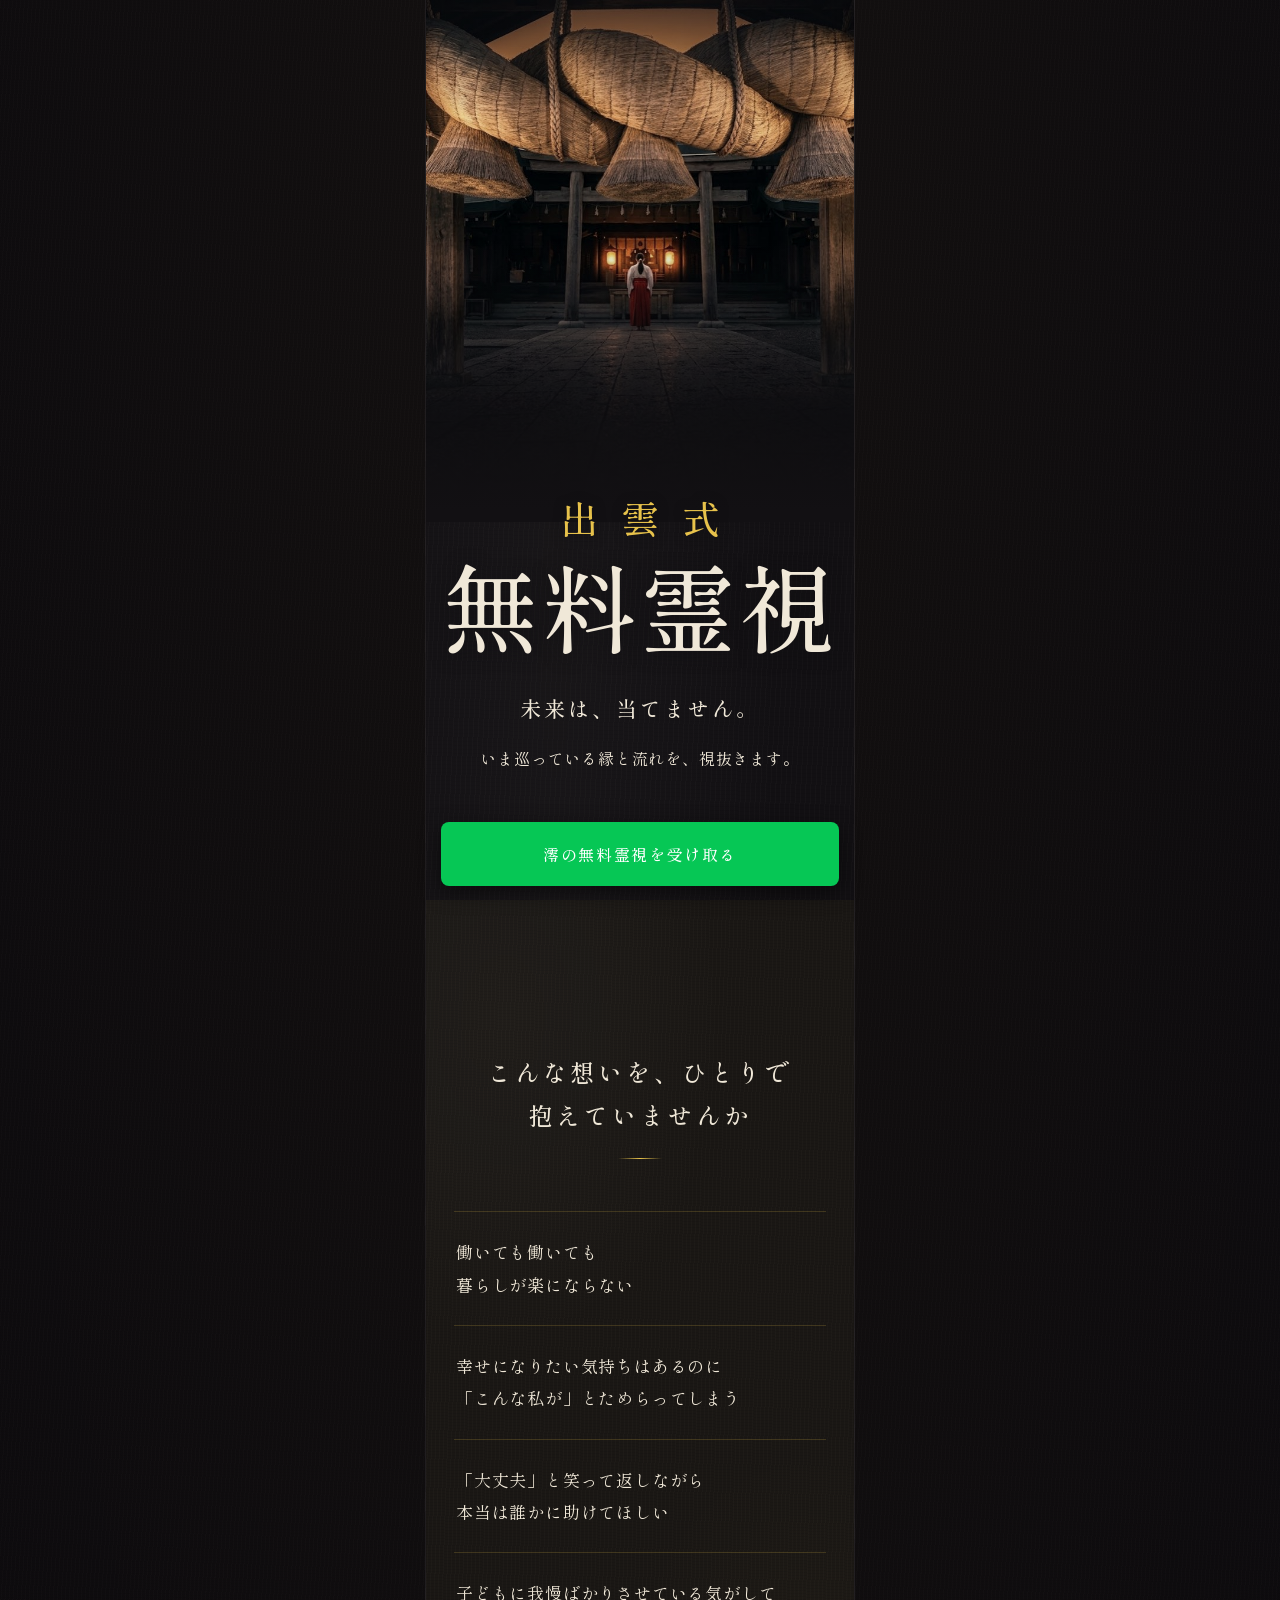
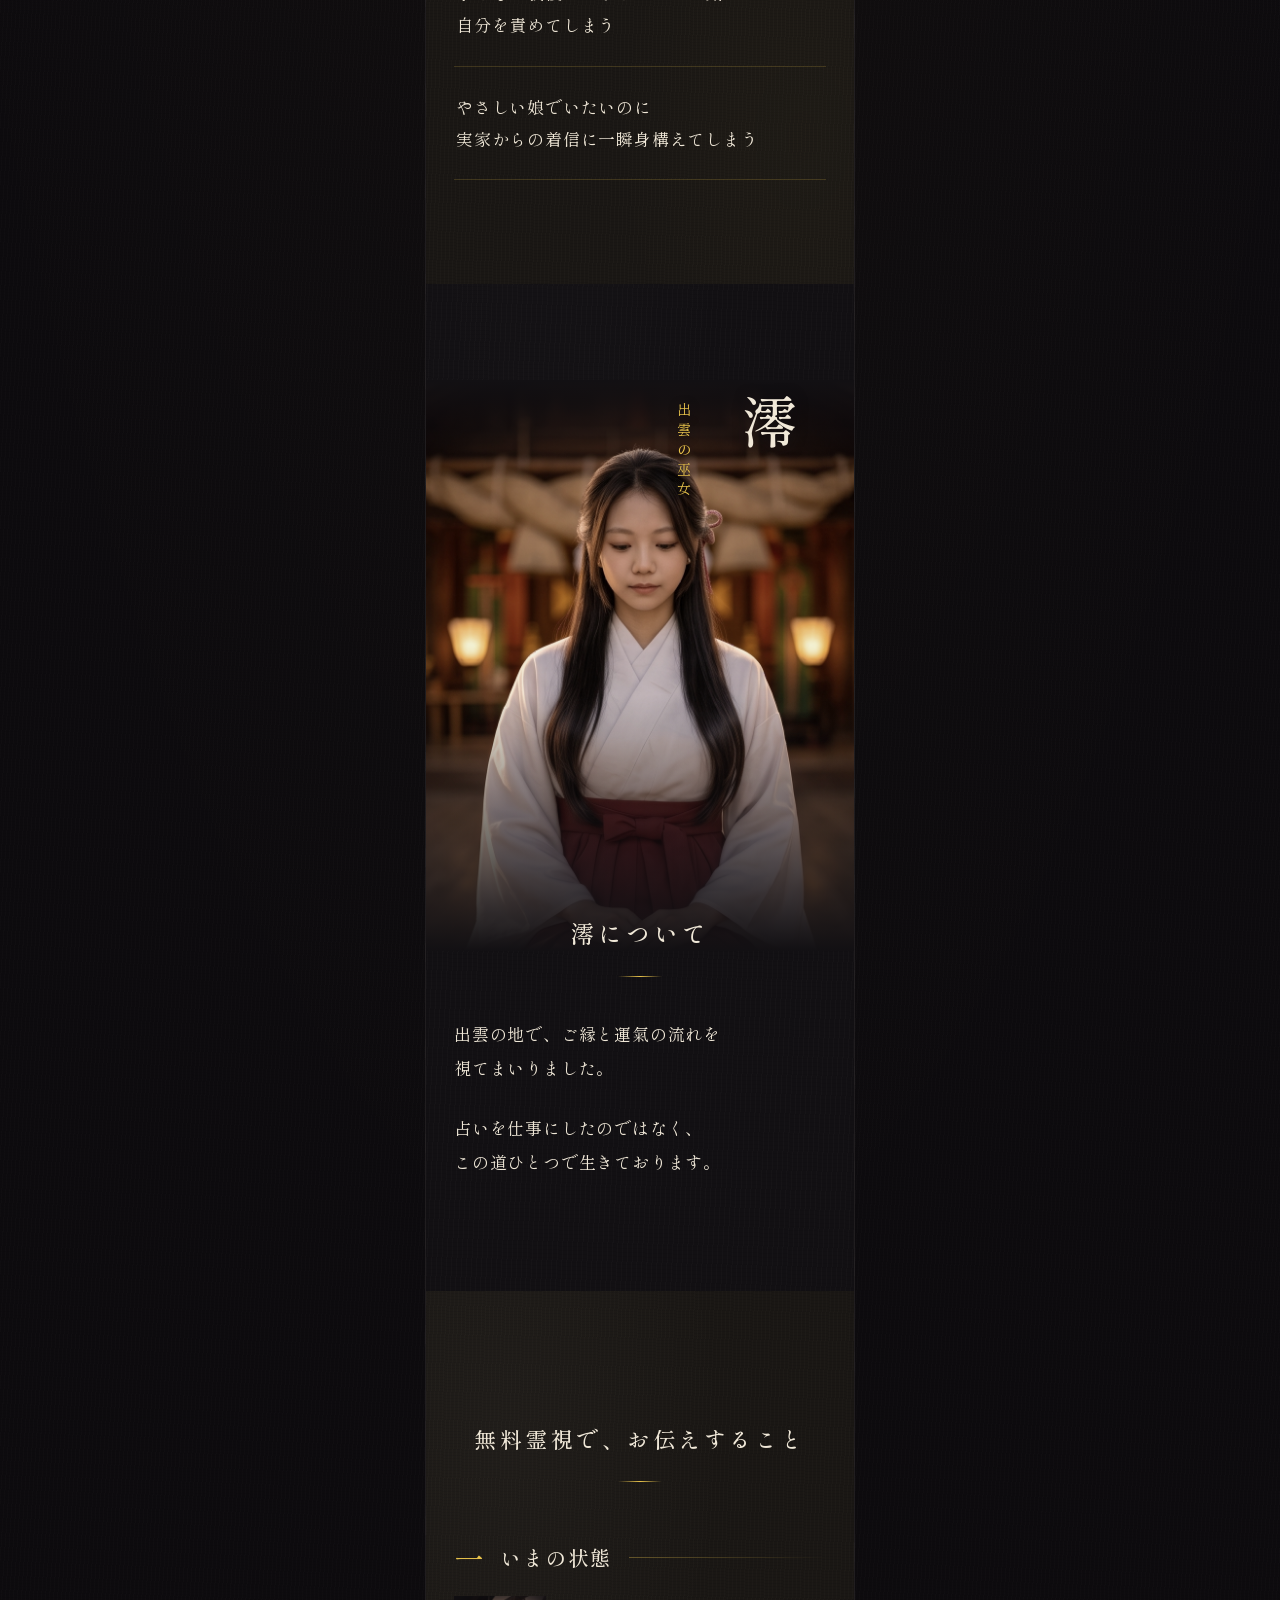
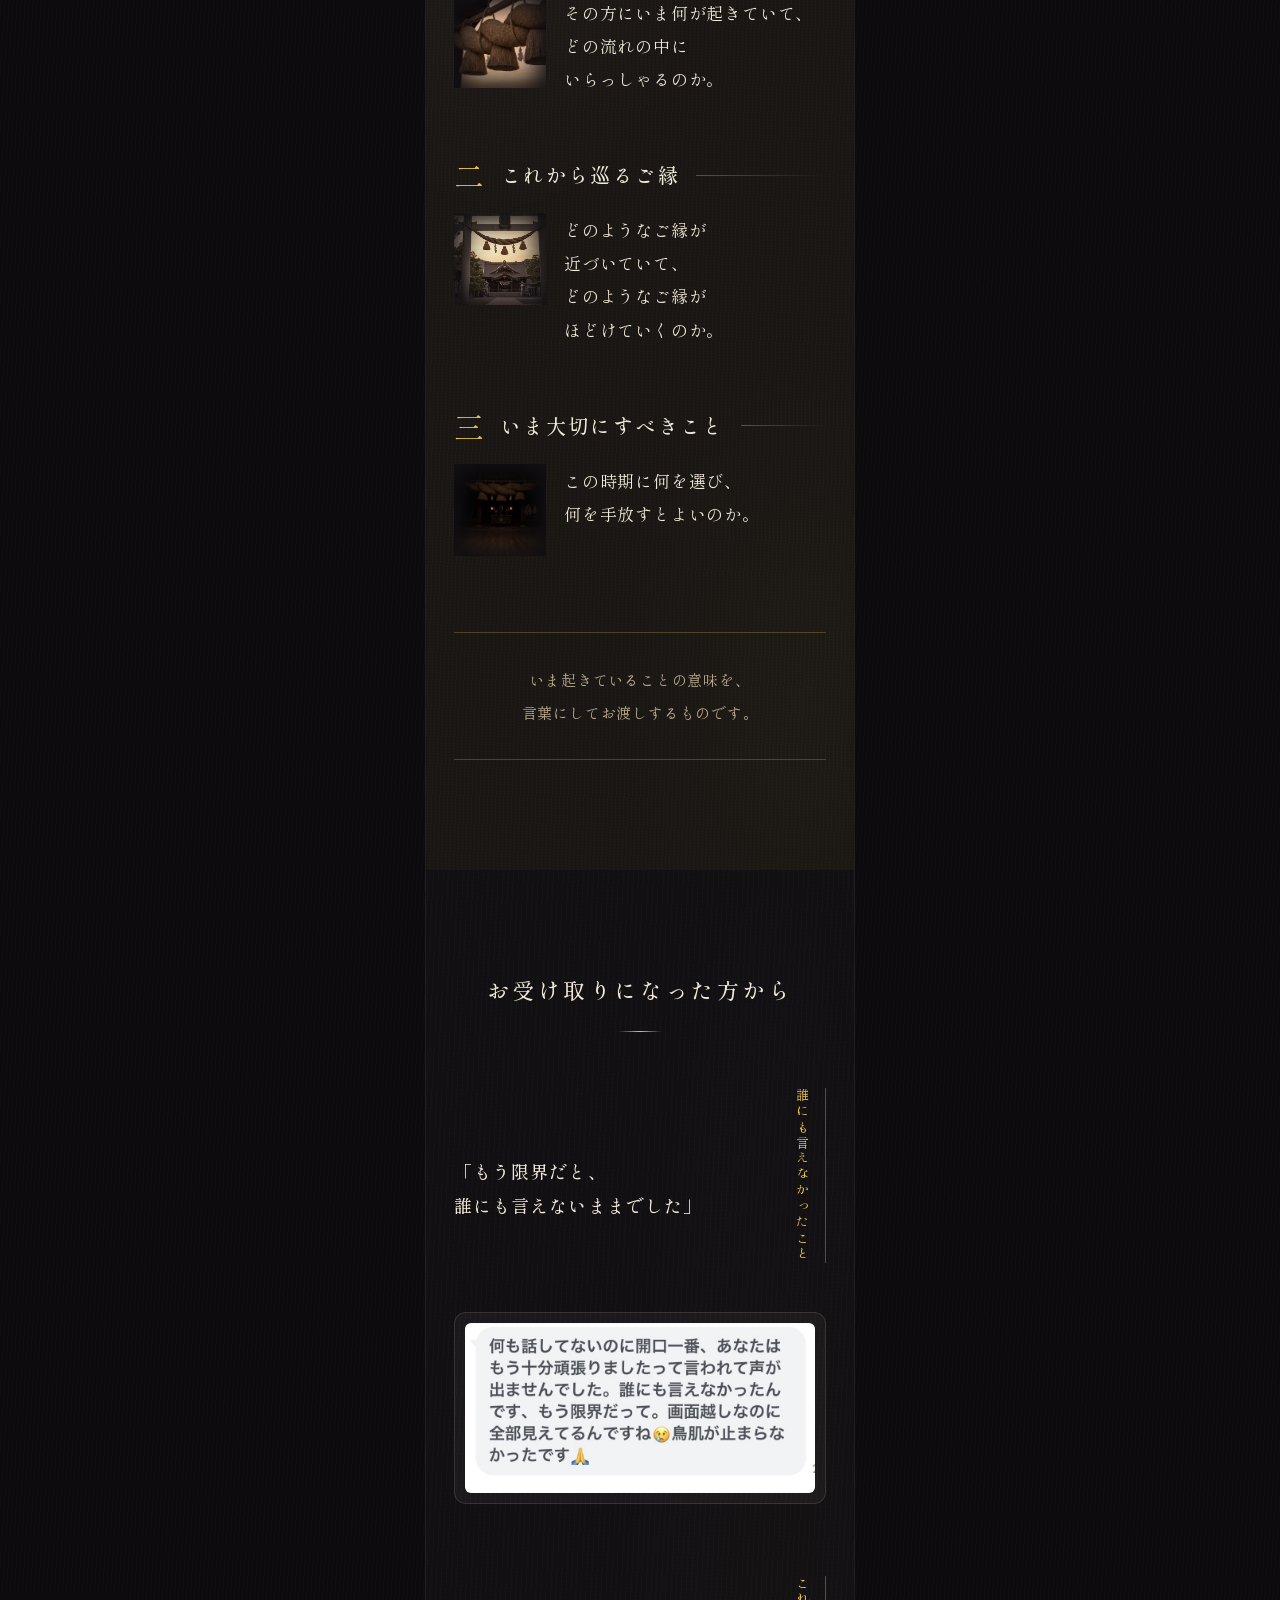
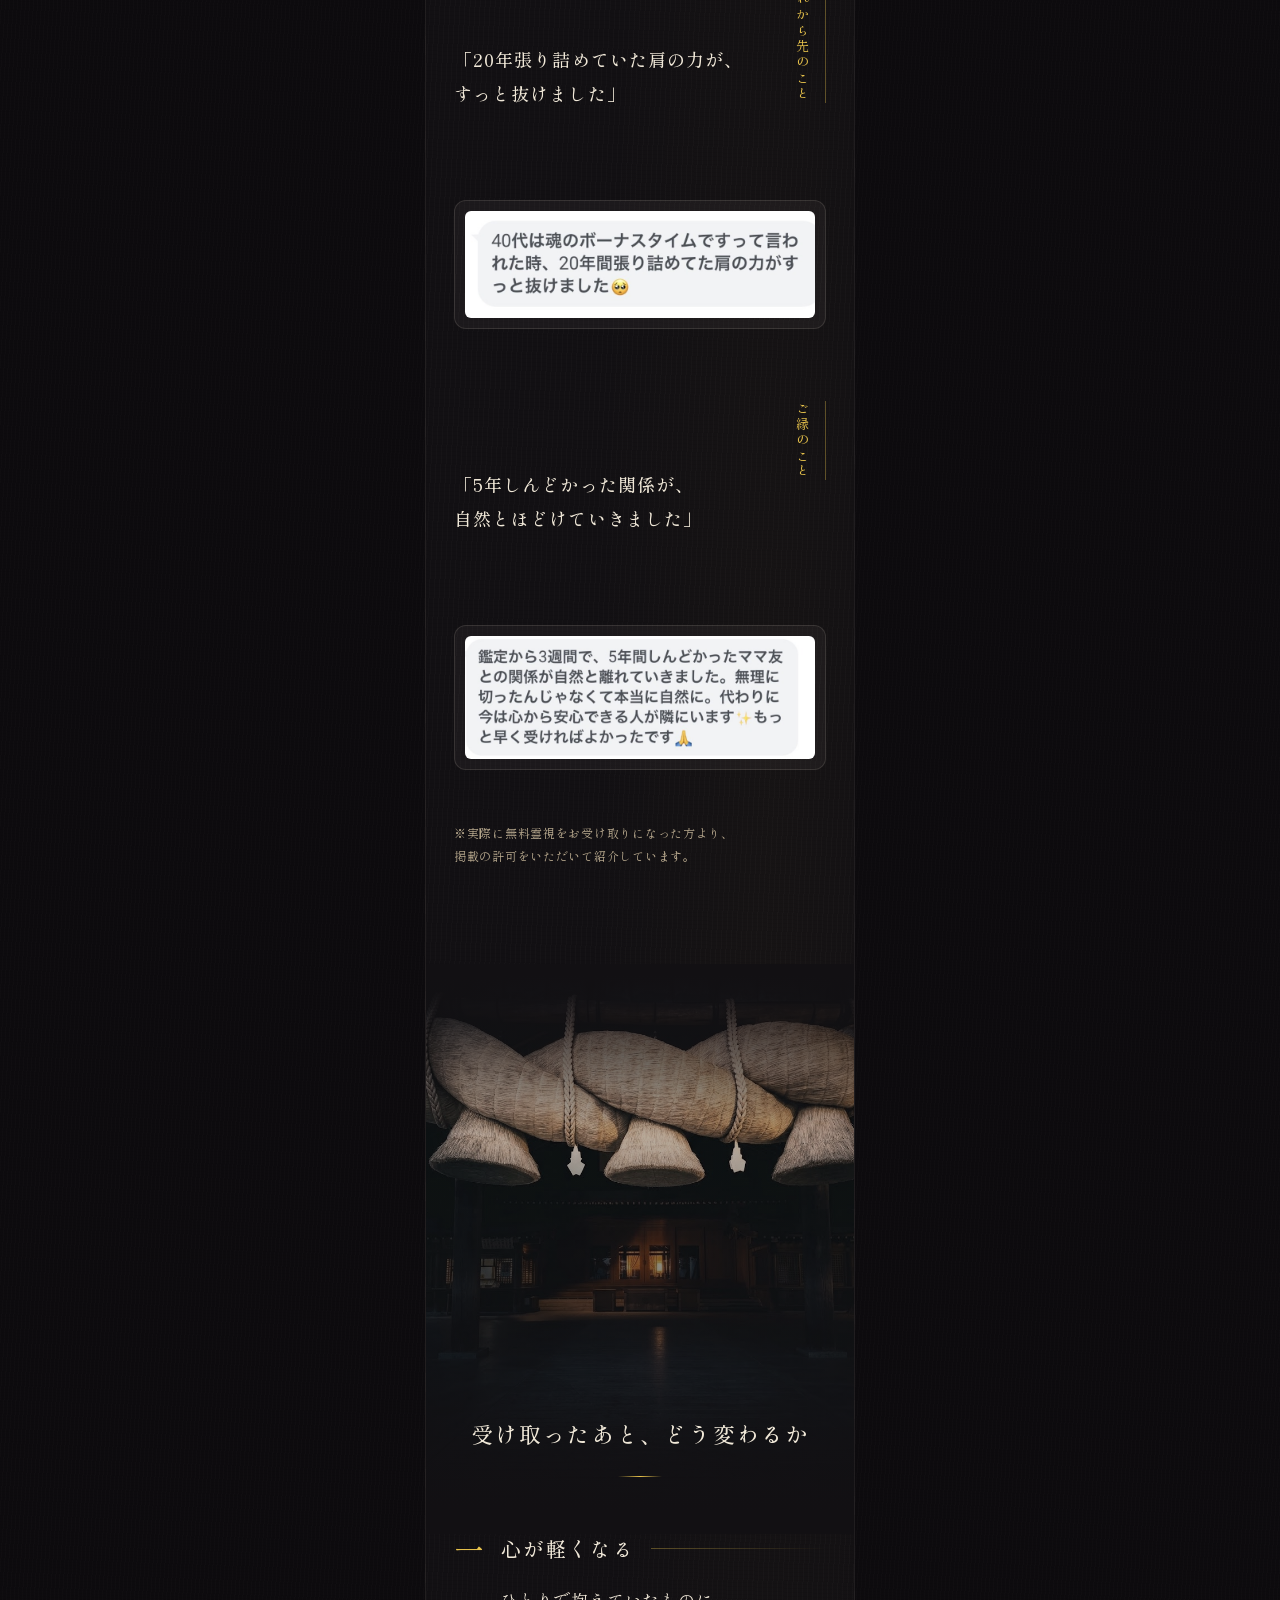
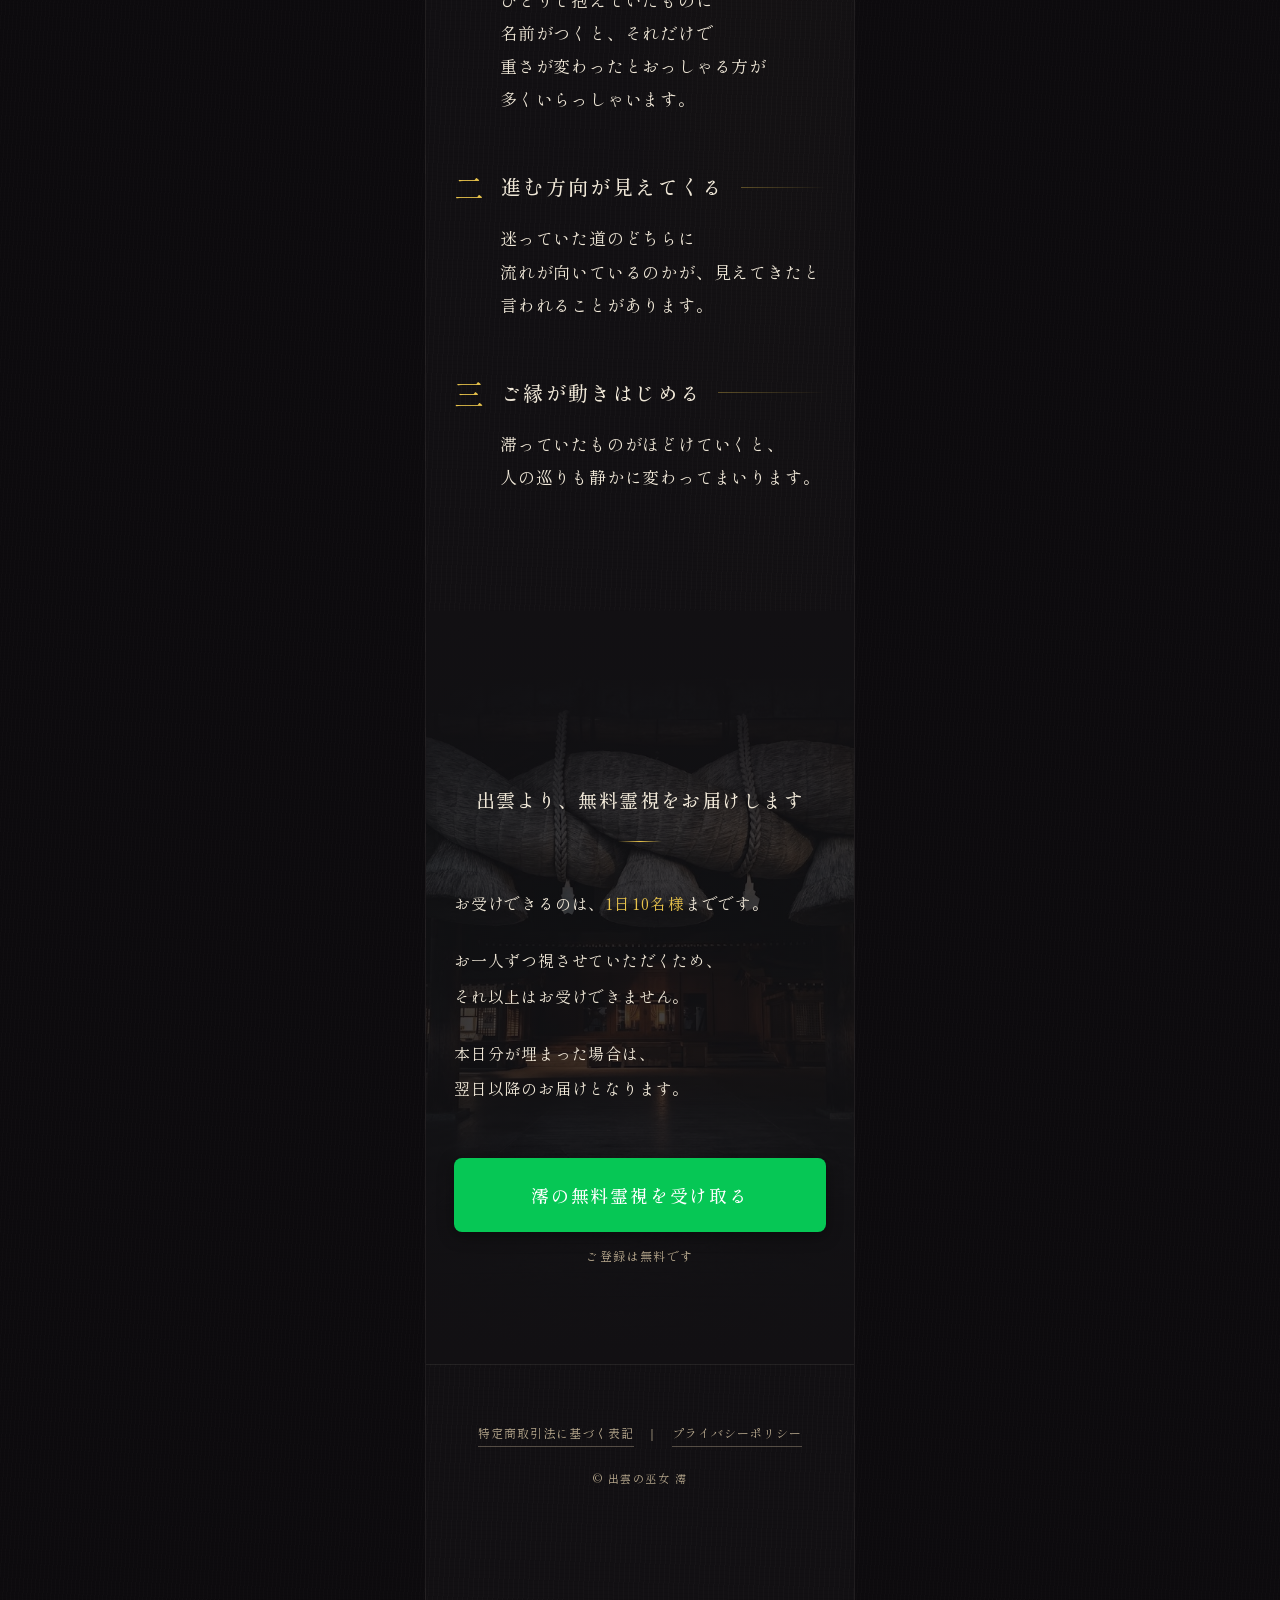
<file: index.html>
<!DOCTYPE html>
<html lang="ja">
<head>
<meta charset="UTF-8">
<meta name="viewport" content="width=device-width, initial-scale=1.0">
<title>出雲式 無料霊視｜出雲の巫女 澪</title>
<link rel="preconnect" href="https://fonts.googleapis.com">
<link rel="preconnect" href="https://fonts.gstatic.com" crossorigin>
<link href="https://fonts.googleapis.com/css2?family=Shippori+Mincho+B1:wght@400;500&display=swap" rel="stylesheet">
<style>
:root{
  --mio-sumi:#121013;
  --mio-sumi2:#1a1714;
  --mio-kinari:#f0e8d8;
  --mio-sub:#b8a98e;
  --mio-gold:#E7C24B;
  --mio-green:#06C755;
  --mio-ph:#1c1a17;
}
*{margin:0;padding:0;box-sizing:border-box}
html{-webkit-text-size-adjust:100%}
body{
  font-family:"Shippori Mincho B1","Hiragino Mincho ProN",serif;
  font-weight:400;
  color:var(--mio-kinari);
  background-color:#0d0b0e;
  background-image:
    radial-gradient(ellipse 120% 70% at 50% 0%, rgba(231,194,75,.03), transparent 55%),
    repeating-linear-gradient(94deg, rgba(240,232,216,.012) 0 1px, transparent 1px 4px),
    repeating-linear-gradient(4deg, rgba(0,0,0,.05) 0 1px, transparent 1px 3px);
  line-height:2.0;
  letter-spacing:.05em;
}
img{display:block;max-width:100%}
a{color:inherit;text-decoration:none}

/* ============ 柱（430pxカラム） ============ */
.mio-page{
  max-width:430px;
  margin:0 auto;
  background-color:var(--mio-sumi);
  background-image:
    radial-gradient(ellipse 90% 40% at 30% 8%, rgba(240,232,216,.028), transparent 60%),
    radial-gradient(ellipse 70% 35% at 80% 70%, rgba(231,194,75,.018), transparent 60%),
    repeating-linear-gradient(93deg, rgba(240,232,216,.014) 0 1px, transparent 1px 5px),
    repeating-linear-gradient(2deg, rgba(0,0,0,.06) 0 1px, transparent 1px 4px);
  border-left:1px solid rgba(240,232,216,.06);
  border-right:1px solid rgba(240,232,216,.06);
  overflow:hidden;
  position:relative;
}
.mio-inner{padding-left:28px;padding-right:28px}
.mio-body{font-size:17px;text-align:left}
.mio-note{font-size:12px;color:var(--mio-sub);letter-spacing:.06em;line-height:1.9}

/* ============ 質感（和紙タイル：texture.png＋CSS地紋の二層） ============ */
.mio-washi{
  background-color:var(--mio-sumi2);
  background-image:
    radial-gradient(ellipse 85% 55% at 18% 12%, rgba(240,232,216,.03), transparent 62%),
    radial-gradient(ellipse 75% 50% at 88% 85%, rgba(231,194,75,.022), transparent 60%),
    repeating-linear-gradient(92deg, rgba(240,232,216,.016) 0 1px, transparent 1px 4px),
    repeating-linear-gradient(3deg, rgba(0,0,0,.07) 0 1px, transparent 1px 3px);
}

/* ============ 見出し・数字 ============ */
.mio-h2{
  font-size:24px;
  font-weight:500;
  letter-spacing:.16em;
  line-height:1.8;
  text-align:center;
}
.mio-h2::after{
  content:"";
  display:block;
  width:44px;
  height:1px;
  margin:22px auto 0;
  background:linear-gradient(to right, transparent, var(--mio-gold), transparent);
}
.mio-num{color:var(--mio-gold)}
.mio-nb{display:inline-block}
.mio-h2--fit{white-space:nowrap;margin-left:-20px;margin-right:-20px;font-size:22px}
.mio-h2--fit14{letter-spacing:.1em}

/* ============ CTAボタン ============ */
.mio-cta{
  display:block;
  width:100%;
  background:var(--mio-green);
  color:#fff;
  font-family:inherit;
  font-weight:500;
  font-size:18px;
  letter-spacing:.1em;
  text-align:center;
  padding:19px 10px;
  border-radius:8px;
  box-shadow:0 4px 16px rgba(0,0,0,.4);
}
.mio-cta-note{
  font-size:12px;
  color:var(--mio-sub);
  text-align:center;
  letter-spacing:.12em;
  margin-top:12px;
}

/* ============ 写真（裁ち落とし・墨に溶かす） ============ */
.mio-photo{position:relative;background:var(--mio-ph);overflow:hidden}
.mio-photo img{width:100%;height:100%;object-fit:cover}
.mio-fv-photo img,
.mio-s3-photo img,
.mio-photo img,
.mio-s6-photo img,
.mio-s8-bg img{
  filter:sepia(.14) saturate(.78) brightness(.94) contrast(1.03);
}
img.mio-img-err{visibility:hidden}

/* ============ ① FV ============ */
.mio-fv{position:relative;min-height:100svh;display:flex;flex-direction:column}
.mio-fv-photo{
  position:relative;
  width:100%;
  height:58svh;
  background:var(--mio-ph);
}
.mio-fv-photo img{width:100%;height:100%;object-fit:cover;object-position:center top}
.mio-fv-photo::after{
  content:"";
  position:absolute;
  inset:0;
  background:
    linear-gradient(to bottom, rgba(18,16,19,.35) 0%, transparent 22%, transparent 46%, rgba(18,16,19,.55) 72%, var(--mio-sumi) 98%),
    radial-gradient(ellipse 120% 60% at 50% 110%, rgba(231,194,75,.06), transparent 60%);
}
.mio-fv-body{
  position:relative;
  margin-top:-18svh;
  padding:0 28px 44px;
  flex:1;
  display:flex;
  flex-direction:column;
  justify-content:flex-end;
}
.mio-fv-title{
  font-weight:500;
  text-align:center;
  line-height:1;
  margin:0 -28px;
}
.mio-fv-t1{
  display:block;
  font-size:clamp(26px, 8.8vw, 38px);
  letter-spacing:.6em;
  text-indent:.6em;
  color:var(--mio-gold);
  margin-bottom:20px;
  text-shadow:0 1px 12px rgba(18,16,19,.8);
}
.mio-fv-t2{
  display:block;
  font-size:clamp(74px, 22.6vw, 96px);
  letter-spacing:.03em;
  white-space:nowrap;
  color:var(--mio-kinari);
  text-shadow:0 2px 18px rgba(18,16,19,.85);
}
.mio-fv-lead{
  font-size:16px;
  line-height:2.2;
  letter-spacing:.05em;
  text-align:center;
  margin-top:32px;
}
.mio-fv-lead .mio-lead-main{
  display:block;
  font-size:21px;
  font-weight:500;
  letter-spacing:.14em;
  margin-bottom:10px;
}
.mio-fv-limit{
  font-size:17px;
  letter-spacing:.14em;
  text-align:center;
  color:var(--mio-kinari);
  margin-top:34px;
}
.mio-fv-limit .mio-num{font-size:23px}
.mio-fv .mio-cta{margin-top:20px}

/* ============ ② こんな想いを ============ */
.mio-s2{padding-top:150px;padding-bottom:104px}
.mio-s2 .mio-list{margin-top:52px}
.mio-s2 .mio-list p{
  font-size:17px;
  line-height:1.9;
  padding:24px 2px;
  border-bottom:1px solid rgba(231,194,75,.18);
}
.mio-s2 .mio-list p:first-child{border-top:1px solid rgba(231,194,75,.18)}
.mio-s2 .mio-close{margin-top:46px;font-size:15px;color:var(--mio-sub);line-height:2.1}

/* ============ ③ 澪について ============ */
.mio-s3{padding-top:96px;padding-bottom:112px;position:relative}
.mio-s3-photo{
  position:relative;
  width:100%;
  aspect-ratio:3/4;
  background:var(--mio-ph);
}
.mio-s3-photo img{width:100%;height:100%;object-fit:cover}
.mio-s3-photo::after{
  content:"";
  position:absolute;
  inset:0;
  background:linear-gradient(to bottom, var(--mio-sumi) 0%, transparent 18%, transparent 55%, var(--mio-sumi) 100%);
}
.mio-s3-name{
  position:absolute;
  right:30px;
  top:110px;
  display:flex;
  flex-direction:row-reverse;
  gap:14px;
  align-items:flex-start;
  z-index:2;
}
.mio-s3-mei{
  writing-mode:vertical-rl;
  font-size:56px;
  font-weight:500;
  letter-spacing:.2em;
  text-shadow:0 1px 14px rgba(18,16,19,.9);
}
.mio-s3-katagaki{
  writing-mode:vertical-rl;
  font-size:14px;
  letter-spacing:.42em;
  color:var(--mio-gold);
  padding-top:8px;
  text-shadow:0 1px 10px rgba(18,16,19,.9);
}
.mio-s3-text{margin-top:-40px;position:relative;z-index:2}
.mio-s3-text .mio-h2{margin-bottom:40px}
.mio-s3-text p+p{margin-top:26px}

/* ============ ④ お伝えすること ============ */
.mio-s4{padding-top:128px;padding-bottom:110px}
.mio-s4 .mio-item{margin-top:64px}
.mio-s4 .mio-item:first-of-type{margin-top:60px}
.mio-item-head{
  display:flex;
  align-items:center;
  gap:16px;
}
.mio-item-num{
  font-size:30px;
  color:var(--mio-gold);
  line-height:1;
  flex:none;
}
.mio-item-title{
  font-size:20px;
  font-weight:500;
  letter-spacing:.12em;
  line-height:1.6;
}
.mio-item-head::after{
  content:"";
  flex:1;
  height:1px;
  background:linear-gradient(to right, rgba(231,194,75,.35), transparent);
}
.mio-s4 .mio-item-row{
  display:flex;
  gap:18px;
  margin-top:22px;
  align-items:flex-start;
}
.mio-s4 .mio-item-row .mio-photo{
  flex:none;
  width:92px;
  aspect-ratio:1/1;
}
.mio-s4 .mio-item-row .mio-photo::after{
  content:"";
  position:absolute;
  inset:0;
  box-shadow:inset 0 0 24px 10px var(--mio-sumi);
}
.mio-s4 .mio-item-row .mio-body{flex:1;line-height:1.95}
.mio-s4-close{
  margin-top:76px;
  padding:30px 24px;
  border-top:1px solid rgba(231,194,75,.25);
  border-bottom:1px solid rgba(231,194,75,.25);
  font-size:15px;
  line-height:2.2;
  color:var(--mio-sub);
  text-align:center;
}

/* ============ ⑤ お受け取りになった方から ============ */
.mio-s5{padding-top:100px;padding-bottom:96px}
.mio-voice{margin-top:56px;position:relative}
.mio-voice+.mio-voice{margin-top:72px}
.mio-voice-label{
  writing-mode:vertical-rl;
  position:absolute;
  right:0;
  top:0;
  z-index:2;
  font-size:13px;
  letter-spacing:.22em;
  color:var(--mio-gold);
  border-right:1px solid rgba(231,194,75,.35);
  padding-right:10px;
  height:auto;
}
.mio-voice-quote{
  font-size:18px;
  font-weight:500;
  line-height:1.9;
  letter-spacing:.06em;
  padding-right:48px;
  min-height:200px;
  display:flex;
  align-items:center;
}
.mio-voice-shot{
  margin-top:24px;
  width:100%;
  padding:10px;
  background:rgba(240,232,216,.045);
  border:1px solid rgba(240,232,216,.12);
  border-radius:12px;
}
.mio-voice-shot img{width:100%;height:auto;display:block;border-radius:6px}
.mio-s5 .mio-note{margin-top:52px}

/* ============ ⑥ どう変わるか ============ */
.mio-s6{position:relative;padding-bottom:118px}
.mio-s6-photo{
  position:relative;
  width:100%;
  aspect-ratio:3/4;
  background:var(--mio-ph);
}
.mio-s6-photo img{width:100%;height:100%;object-fit:cover}
.mio-s6-photo::after{
  content:"";
  position:absolute;
  inset:0;
  background:linear-gradient(to bottom, var(--mio-sumi) 2%, rgba(18,16,19,.25) 30%, rgba(18,16,19,.55) 62%, var(--mio-sumi) 96%);
}
.mio-s6-content{position:relative;z-index:2;margin-top:-120px}
.mio-s6 .mio-item{margin-top:56px}
.mio-s6 .mio-item .mio-body{margin-top:18px;padding-left:46px;line-height:1.95}

/* ============ ⑦ 安心して ============ */
.mio-s7{padding-top:120px;padding-bottom:120px}
.mio-s7 .mio-promise{margin-top:56px}
.mio-s7 .mio-promise+.mio-promise{margin-top:44px}
.mio-promise-title{
  font-size:17px;
  font-weight:500;
  letter-spacing:.1em;
  line-height:1.8;
  padding-left:16px;
  border-left:1px solid var(--mio-gold);
}
.mio-promise-body{margin-top:14px;padding-left:17px;font-size:15px;color:var(--mio-sub);line-height:2.0}

/* ============ ⑧ 最終CTA ============ */
.mio-s8{position:relative;padding-top:170px;padding-bottom:96px}
.mio-s8-bg{position:absolute;inset:0;background:var(--mio-ph)}
.mio-s8-bg img{width:100%;height:100%;object-fit:cover;object-position:center top}
.mio-s8-bg::after{
  content:"";
  position:absolute;
  inset:0;
  background:
    linear-gradient(to bottom, var(--mio-sumi) 0%, rgba(18,16,19,.72) 30%, rgba(18,16,19,.82) 70%, var(--mio-sumi) 100%);
}
.mio-s8-content{position:relative;z-index:2}
.mio-s8 .mio-h2{
  font-size:19px;
  letter-spacing:.08em;
  line-height:2.0;
  white-space:nowrap;
  margin-left:-20px;
  margin-right:-20px;
}
.mio-s8-text{margin-top:44px}
.mio-s8-text p{font-size:16px;line-height:2.2}
.mio-s8-text p+p{margin-top:22px}
.mio-s8-text .mio-num{letter-spacing:.08em}
.mio-s8 .mio-cta{margin-top:52px}
.mio-s8-after{
  margin-top:64px;
  border-top:1px solid rgba(231,194,75,.25);
  padding-top:36px;
}
.mio-s8-after-title{
  font-size:15px;
  letter-spacing:.24em;
  color:var(--mio-gold);
  text-align:center;
}
.mio-s8-after-body{
  margin-top:14px;
  font-size:15px;
  line-height:2.1;
  text-align:center;
  color:var(--mio-kinari);
}

/* ============ フッター ============ */
.mio-footer{
  padding:56px 28px 120px;
  border-top:1px solid rgba(240,232,216,.08);
  text-align:center;
}
.mio-footer-links{font-size:12px;color:var(--mio-sub);letter-spacing:.08em}
.mio-footer-links a{display:inline-block;border-bottom:1px solid rgba(184,169,142,.4);padding-bottom:1px}
.mio-copyright{margin-top:20px;font-size:11px;color:var(--mio-sub);letter-spacing:.14em}

/* ============ 追従ボタン ============ */
.mio-float{
  position:fixed;
  left:50%;
  bottom:14px;
  transform:translate(-50%, 90px);
  width:min(398px, calc(100% - 32px));
  z-index:50;
  opacity:0;
  transition:transform .45s ease, opacity .45s ease;
  pointer-events:none;
}
.mio-float.mio-float--on{
  transform:translate(-50%, 0);
  opacity:1;
  pointer-events:auto;
}
.mio-float .mio-cta{
  font-size:16px;
  padding:16px 10px;
  box-shadow:0 6px 20px rgba(0,0,0,.5);
}

/* ============ フェードイン ============ */
html.mio-js .mio-fade{opacity:0;transform:translateY(16px)}
html.mio-js .mio-fade.mio-fade--in{
  opacity:1;
  transform:translateY(0);
  transition:opacity .8s ease, transform .8s ease;
}
@media (prefers-reduced-motion: reduce){
  html.mio-js .mio-fade{opacity:1;transform:none;transition:none}
  .mio-float{transition:none}
}
</style>
<script>document.documentElement.classList.add('mio-js');</script>
<!-- Meta Pixel -->
<script>
!function(f,b,e,v,n,t,s)
{if(f.fbq)return;n=f.fbq=function(){n.callMethod?
n.callMethod.apply(n,arguments):n.queue.push(arguments)};
if(!f._fbq)f._fbq=n;n.push=n;n.loaded=!0;n.version='2.0';
n.queue=[];t=b.createElement(e);t.async=!0;
t.src=v;s=b.getElementsByTagName(e)[0];
s.parentNode.insertBefore(t,s)}(window,document,'script',
'https://connect.facebook.net/en_US/fbevents.js');
fbq('init', '1662087205074956');
fbq('track', 'PageView');
</script>
<noscript><img height="1" width="1" style="display:none"
src="https://www.facebook.com/tr?id=1662087205074956&ev=PageView&noscript=1"
/></noscript>
</head>
<body>
<div class="mio-page">

  <!-- FV -->
  <header class="mio-fv" id="mio-s1">
    <div class="mio-fv-photo">
      <img src="img/fv.jpg" alt="" onerror="this.classList.add('mio-img-err')">
    </div>
    <div class="mio-fv-body">
      <h1 class="mio-fv-title">
        <span class="mio-fv-t1">出雲式</span>
        <span class="mio-fv-t2">無料霊視</span>
      </h1>
      <p class="mio-fv-lead"><span class="mio-lead-main">未来は、当てません。</span><span class="mio-nb">いま巡っている縁と流れを、</span><span class="mio-nb">視抜きます。</span></p>
      <p class="mio-fv-limit"><span class="mio-nb">お受けできるのは</span> <span class="mio-nb"><span class="mio-num">1日10名様</span>まで</span></p>
    </div>
  </header>

  <!-- こんな想いを -->
  <section class="mio-s2 mio-washi mio-inner" id="mio-s2">
    <h2 class="mio-h2 mio-fade"><span class="mio-nb">こんな想いを、ひとりで</span><span class="mio-nb">抱えていませんか</span></h2>
    <div class="mio-list mio-body mio-fade">
      <p><span class="mio-nb">働いても働いても</span><br><span class="mio-nb">暮らしが楽にならない</span></p>
      <p><span class="mio-nb">幸せになりたい気持ちはあるのに</span><br><span class="mio-nb">「こんな私が」とためらってしまう</span></p>
      <p><span class="mio-nb">「大丈夫」と笑って返しながら</span><br><span class="mio-nb">本当は誰かに助けてほしい</span></p>
      <p><span class="mio-nb">子どもに我慢ばかり</span><span class="mio-nb">させている気がして</span><br><span class="mio-nb">自分を責めてしまう</span></p>
      <p><span class="mio-nb">やさしい娘でいたいのに</span><br><span class="mio-nb">実家からの着信に一瞬身構えてしまう</span></p>
    </div>
  </section>

  <!-- 澪について -->
  <section class="mio-s3" id="mio-s3">
    <div class="mio-s3-photo">
      <img src="img/profile.jpg" alt="" onerror="this.classList.add('mio-img-err')">
    </div>
    <div class="mio-s3-name mio-fade">
      <span class="mio-s3-mei">澪</span>
      <span class="mio-s3-katagaki">出雲の巫女</span>
    </div>
    <div class="mio-s3-text mio-inner">
      <h2 class="mio-h2 mio-fade">澪について</h2>
      <div class="mio-body mio-fade">
        <p><span class="mio-nb">出雲の地で、</span><span class="mio-nb">ご縁と運氣の流れを</span><span class="mio-nb">視てまいりました。</span></p>
        <p><span class="mio-nb">占いを仕事にしたのではなく、</span><span class="mio-nb">この道ひとつで</span><span class="mio-nb">生きております。</span></p>
      </div>
    </div>
  </section>

  <!-- お伝えすること -->
  <section class="mio-s4 mio-washi mio-inner" id="mio-s4">
    <h2 class="mio-h2 mio-h2--fit mio-fade">無料霊視で、お伝えすること</h2>

    <div class="mio-item mio-fade">
      <div class="mio-item-head">
        <span class="mio-item-num">一</span>
        <span class="mio-item-title">いまの状態</span>
      </div>
      <div class="mio-item-row">
        <div class="mio-photo"><img src="img/p1.jpg" alt="" onerror="this.classList.add('mio-img-err')"></div>
        <p class="mio-body"><span class="mio-nb">その方に</span><span class="mio-nb">いま何が起きていて、</span><span class="mio-nb">どの流れの中に</span><span class="mio-nb">いらっしゃるのか。</span></p>
      </div>
    </div>

    <div class="mio-item mio-fade">
      <div class="mio-item-head">
        <span class="mio-item-num">二</span>
        <span class="mio-item-title">これから巡るご縁</span>
      </div>
      <div class="mio-item-row">
        <div class="mio-photo"><img src="img/p2.jpg" alt="" onerror="this.classList.add('mio-img-err')"></div>
        <p class="mio-body"><span class="mio-nb">どのようなご縁が</span><span class="mio-nb">近づいていて、</span><span class="mio-nb">どのようなご縁が</span><span class="mio-nb">ほどけていくのか。</span></p>
      </div>
    </div>

    <div class="mio-item mio-fade">
      <div class="mio-item-head">
        <span class="mio-item-num">三</span>
        <span class="mio-item-title">いま大切にすべきこと</span>
      </div>
      <div class="mio-item-row">
        <div class="mio-photo"><img src="img/p3.jpg" alt="" onerror="this.classList.add('mio-img-err')"></div>
        <p class="mio-body"><span class="mio-nb">この時期に</span><span class="mio-nb">何を選び、</span><span class="mio-nb">何を手放すと</span><span class="mio-nb">よいのか。</span></p>
      </div>
    </div>

    <p class="mio-s4-close mio-fade"><span class="mio-nb">いま起きていることの意味を、</span><span class="mio-nb">言葉にしてお渡しするものです。</span></p>

  </section>

  <!-- お受け取りになった方から -->
  <section class="mio-s5 mio-inner" id="mio-s5">
    <h2 class="mio-h2 mio-h2--fit mio-fade">お受け取りになった方から</h2>

    <div class="mio-voice mio-fade">
      <span class="mio-voice-label">誰にも言えなかったこと</span>
      <p class="mio-voice-quote"><span><span class="mio-nb">「もう限界だと、</span><span class="mio-nb">誰にも言えないままでした」</span></span></p>
      <div class="mio-voice-shot"><img src="img/voice1.jpg" alt="" onerror="this.classList.add('mio-img-err')"></div>
    </div>

    <div class="mio-voice mio-fade">
      <span class="mio-voice-label">これから先のこと</span>
      <p class="mio-voice-quote"><span><span class="mio-nb">「20年張り詰めていた</span><span class="mio-nb">肩の力が、</span><span class="mio-nb">すっと抜けました」</span></span></p>
      <div class="mio-voice-shot"><img src="img/voice2.jpg" alt="" onerror="this.classList.add('mio-img-err')"></div>
    </div>

    <div class="mio-voice mio-fade">
      <span class="mio-voice-label">ご縁のこと</span>
      <p class="mio-voice-quote"><span><span class="mio-nb">「5年しんどかった関係が、</span><span class="mio-nb">自然とほどけていきました」</span></span></p>
      <div class="mio-voice-shot"><img src="img/voice3.jpg" alt="" onerror="this.classList.add('mio-img-err')"></div>
    </div>

    <p class="mio-note mio-fade"><span class="mio-nb">※実際に無料霊視を</span><span class="mio-nb">お受け取りになった方より、</span><span class="mio-nb">掲載の許可をいただいて</span><span class="mio-nb">紹介しています。</span></p>
  </section>

  <!-- どう変わるか -->
  <section class="mio-s6" id="mio-s6">
    <div class="mio-s6-photo">
      <img src="img/henka.jpg" alt="" onerror="this.classList.add('mio-img-err')">
    </div>
    <div class="mio-s6-content mio-inner">
      <h2 class="mio-h2 mio-h2--fit mio-h2--fit14 mio-fade">受け取ったあと、どう変わるか</h2>

      <div class="mio-item mio-fade">
        <div class="mio-item-head">
          <span class="mio-item-num">一</span>
          <span class="mio-item-title">心が軽くなる</span>
        </div>
        <p class="mio-body"><span class="mio-nb">ひとりで抱えていたものに</span><span class="mio-nb">名前がつくと、</span><span class="mio-nb">それだけで</span><span class="mio-nb">重さが変わったと</span><span class="mio-nb">おっしゃる方が</span><span class="mio-nb">多くいらっしゃいます。</span></p>
      </div>

      <div class="mio-item mio-fade">
        <div class="mio-item-head">
          <span class="mio-item-num">二</span>
          <span class="mio-item-title">進む方向が見えてくる</span>
        </div>
        <p class="mio-body"><span class="mio-nb">迷っていた道のどちらに</span><span class="mio-nb">流れが向いているのかが、</span><span class="mio-nb">見えてきたと</span><span class="mio-nb">言われることがあります。</span></p>
      </div>

      <div class="mio-item mio-fade">
        <div class="mio-item-head">
          <span class="mio-item-num">三</span>
          <span class="mio-item-title">ご縁が動きはじめる</span>
        </div>
        <p class="mio-body"><span class="mio-nb">滞っていたものが</span><span class="mio-nb">ほどけていくと、</span><span class="mio-nb">人の巡りも</span><span class="mio-nb">静かに変わってまいります。</span></p>
      </div>
    </div>
  </section>

  <!-- 最終CTA -->
  <section class="mio-s8" id="mio-s8">
    <div class="mio-s8-bg">
      <img src="img/cta.jpg" alt="" onerror="this.classList.add('mio-img-err')">
    </div>
    <div class="mio-s8-content mio-inner">
      <h2 class="mio-h2 mio-fade">出雲より、無料霊視をお届けします</h2>
      <div class="mio-s8-text mio-fade">
        <p>お受けできるのは、<span class="mio-num">1日10名様</span>までです。</p>
        <p><span class="mio-nb">お一人ずつ視させていただくため、</span><span class="mio-nb">それ以上はお受けできません。</span></p>
        <p><span class="mio-nb">本日分が埋まった場合は、</span><span class="mio-nb">翌日以降のお届けとなります。</span></p>
      </div>
      <a class="mio-cta" id="mio-last-cta" href="https://lin.ee/tlTM2Vw">澪の無料霊視を受け取る</a>
      <p class="mio-cta-note">ご登録は無料です</p>

    </div>
  </section>

  <!-- フッター -->
  <footer class="mio-footer">
    <p class="mio-footer-links"><a href="tokushoho.html" target="_blank" rel="noopener">特定商取引法に基づく表記</a>　｜　<a href="privacy.html" target="_blank" rel="noopener">プライバシーポリシー</a></p>
    <p class="mio-copyright">© 出雲の巫女 澪</p>
  </footer>

</div>

<!-- 追従ボタン -->
<div class="mio-float" id="mio-float">
  <a class="mio-cta" href="https://lin.ee/tlTM2Vw">澪の無料霊視を受け取る</a>
</div>

<script>
(function(){
  var fades = document.querySelectorAll('.mio-fade');
  var fadeObs = new IntersectionObserver(function(entries){
    entries.forEach(function(e){
      if(e.isIntersecting){
        e.target.classList.add('mio-fade--in');
        fadeObs.unobserve(e.target);
      }
    });
  }, {threshold: 0.15});
  fades.forEach(function(el){ fadeObs.observe(el); });
  window.addEventListener('load', function(){
    setTimeout(function(){
      fades.forEach(function(el){
        el.classList.add('mio-fade--in');
        fadeObs.unobserve(el);
      });
    }, 1200);
  });

  var floatBtn = document.getElementById('mio-float');
  var s4 = document.getElementById('mio-s6');
  var lastCta = document.getElementById('mio-last-cta');
  var s4Reached = false;
  var lastVisible = false;
  function update(){
    floatBtn.classList.toggle('mio-float--on', s4Reached && !lastVisible);
  }
  new IntersectionObserver(function(entries){
    entries.forEach(function(e){
      s4Reached = e.isIntersecting || e.boundingClientRect.top < 0;
      update();
    });
  }, {threshold: 0}).observe(s4);
  new IntersectionObserver(function(entries){
    entries.forEach(function(e){
      lastVisible = e.isIntersecting;
      update();
    });
  }, {threshold: 0.1}).observe(lastCta);

  Array.prototype.forEach.call(document.querySelectorAll('.mio-cta'), function(a){
    a.addEventListener('click', function(){
      if(typeof fbq==='function'){
        fbq('track','Lead',{content_name: a.closest('#mio-float') ? 'float' : 'last'});
      }
    });
  });
})();
</script>
</body>
</html>
</file>
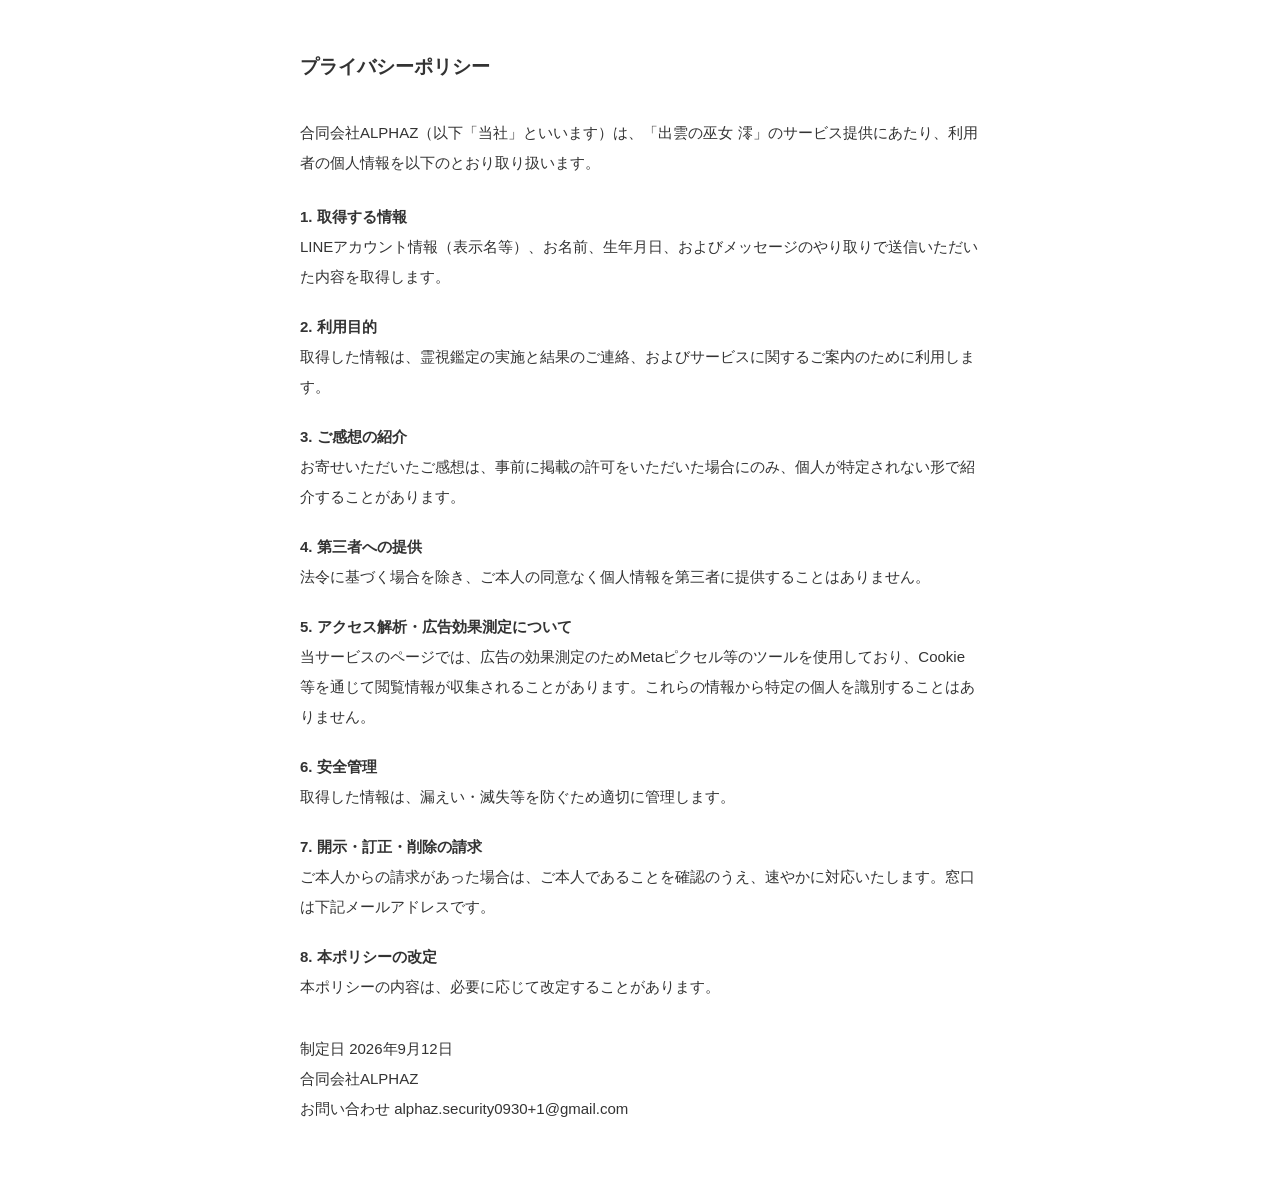
<file: privacy.html>
<!DOCTYPE html><html lang="ja"><head><meta charset="utf-8"><meta name="viewport" content="width=device-width,initial-scale=1"><title>プライバシーポリシー</title></head><body style="margin:0;background:#ffffff"><div style="max-width:680px;margin:0 auto;padding:48px 20px 64px;font-family:-apple-system,'Hiragino Sans','Hiragino Kaku Gothic ProN',sans-serif;font-size:15px;line-height:2;color:#333333"><h1 style="font-size:19px;margin:0 0 32px;font-weight:600">プライバシーポリシー</h1><p style="margin:0 0 24px">合同会社ALPHAZ（以下「当社」といいます）は、「出雲の巫女 澪」のサービス提供にあたり、利用者の個人情報を以下のとおり取り扱います。</p><p style="margin:0 0 20px"><strong>1. 取得する情報</strong><br>LINEアカウント情報（表示名等）、お名前、生年月日、およびメッセージのやり取りで送信いただいた内容を取得します。</p><p style="margin:0 0 20px"><strong>2. 利用目的</strong><br>取得した情報は、霊視鑑定の実施と結果のご連絡、およびサービスに関するご案内のために利用します。</p><p style="margin:0 0 20px"><strong>3. ご感想の紹介</strong><br>お寄せいただいたご感想は、事前に掲載の許可をいただいた場合にのみ、個人が特定されない形で紹介することがあります。</p><p style="margin:0 0 20px"><strong>4. 第三者への提供</strong><br>法令に基づく場合を除き、ご本人の同意なく個人情報を第三者に提供することはありません。</p><p style="margin:0 0 20px"><strong>5. アクセス解析・広告効果測定について</strong><br>当サービスのページでは、広告の効果測定のためMetaピクセル等のツールを使用しており、Cookie等を通じて閲覧情報が収集されることがあります。これらの情報から特定の個人を識別することはありません。</p><p style="margin:0 0 20px"><strong>6. 安全管理</strong><br>取得した情報は、漏えい・滅失等を防ぐため適切に管理します。</p><p style="margin:0 0 20px"><strong>7. 開示・訂正・削除の請求</strong><br>ご本人からの請求があった場合は、ご本人であることを確認のうえ、速やかに対応いたします。窓口は下記メールアドレスです。</p><p style="margin:0 0 20px"><strong>8. 本ポリシーの改定</strong><br>本ポリシーの内容は、必要に応じて改定することがあります。</p><p style="margin:32px 0 0">制定日 2026年9月12日<br>合同会社ALPHAZ<br>お問い合わせ alphaz.security0930+1@gmail.com</p></div></body></html>
</file>
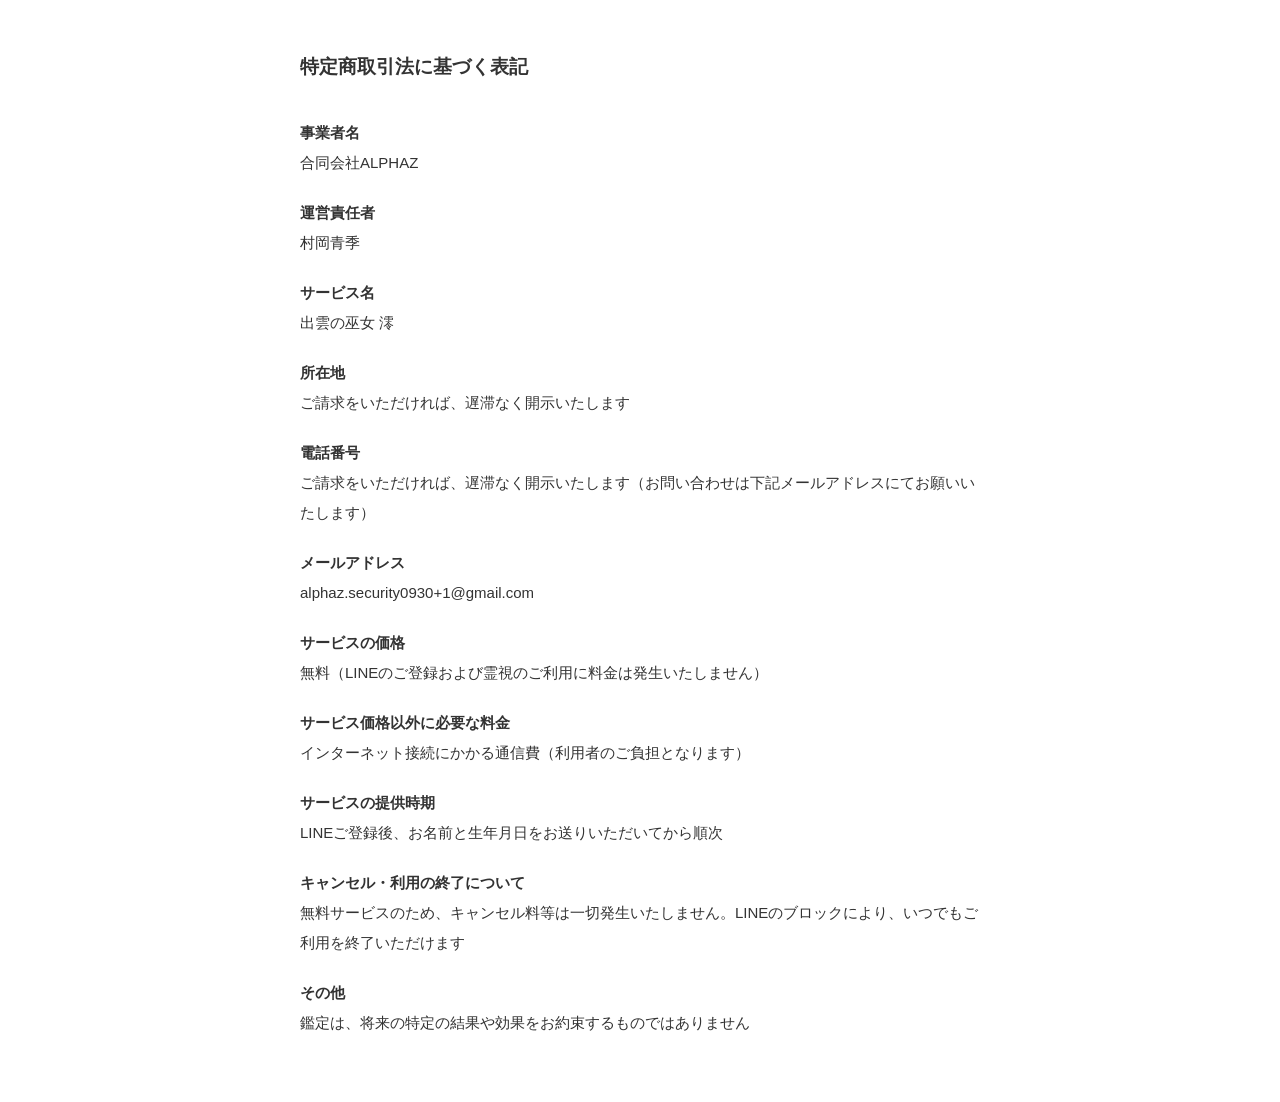
<file: tokushoho.html>
<!DOCTYPE html><html lang="ja"><head><meta charset="utf-8"><meta name="viewport" content="width=device-width,initial-scale=1"><title>特定商取引法に基づく表記</title></head><body style="margin:0;background:#ffffff"><div style="max-width:680px;margin:0 auto;padding:48px 20px 64px;font-family:-apple-system,'Hiragino Sans','Hiragino Kaku Gothic ProN',sans-serif;font-size:15px;line-height:2;color:#333333"><h1 style="font-size:19px;margin:0 0 32px;font-weight:600">特定商取引法に基づく表記</h1><p style="margin:0 0 20px"><strong>事業者名</strong><br>合同会社ALPHAZ</p><p style="margin:0 0 20px"><strong>運営責任者</strong><br>村岡青季</p><p style="margin:0 0 20px"><strong>サービス名</strong><br>出雲の巫女 澪</p><p style="margin:0 0 20px"><strong>所在地</strong><br>ご請求をいただければ、遅滞なく開示いたします</p><p style="margin:0 0 20px"><strong>電話番号</strong><br>ご請求をいただければ、遅滞なく開示いたします（お問い合わせは下記メールアドレスにてお願いいたします）</p><p style="margin:0 0 20px"><strong>メールアドレス</strong><br>alphaz.security0930+1@gmail.com</p><p style="margin:0 0 20px"><strong>サービスの価格</strong><br>無料（LINEのご登録および霊視のご利用に料金は発生いたしません）</p><p style="margin:0 0 20px"><strong>サービス価格以外に必要な料金</strong><br>インターネット接続にかかる通信費（利用者のご負担となります）</p><p style="margin:0 0 20px"><strong>サービスの提供時期</strong><br>LINEご登録後、お名前と生年月日をお送りいただいてから順次</p><p style="margin:0 0 20px"><strong>キャンセル・利用の終了について</strong><br>無料サービスのため、キャンセル料等は一切発生いたしません。LINEのブロックにより、いつでもご利用を終了いただけます</p><p style="margin:0"><strong>その他</strong><br>鑑定は、将来の特定の結果や効果をお約束するものではありません</p></div></body></html>
</file>
